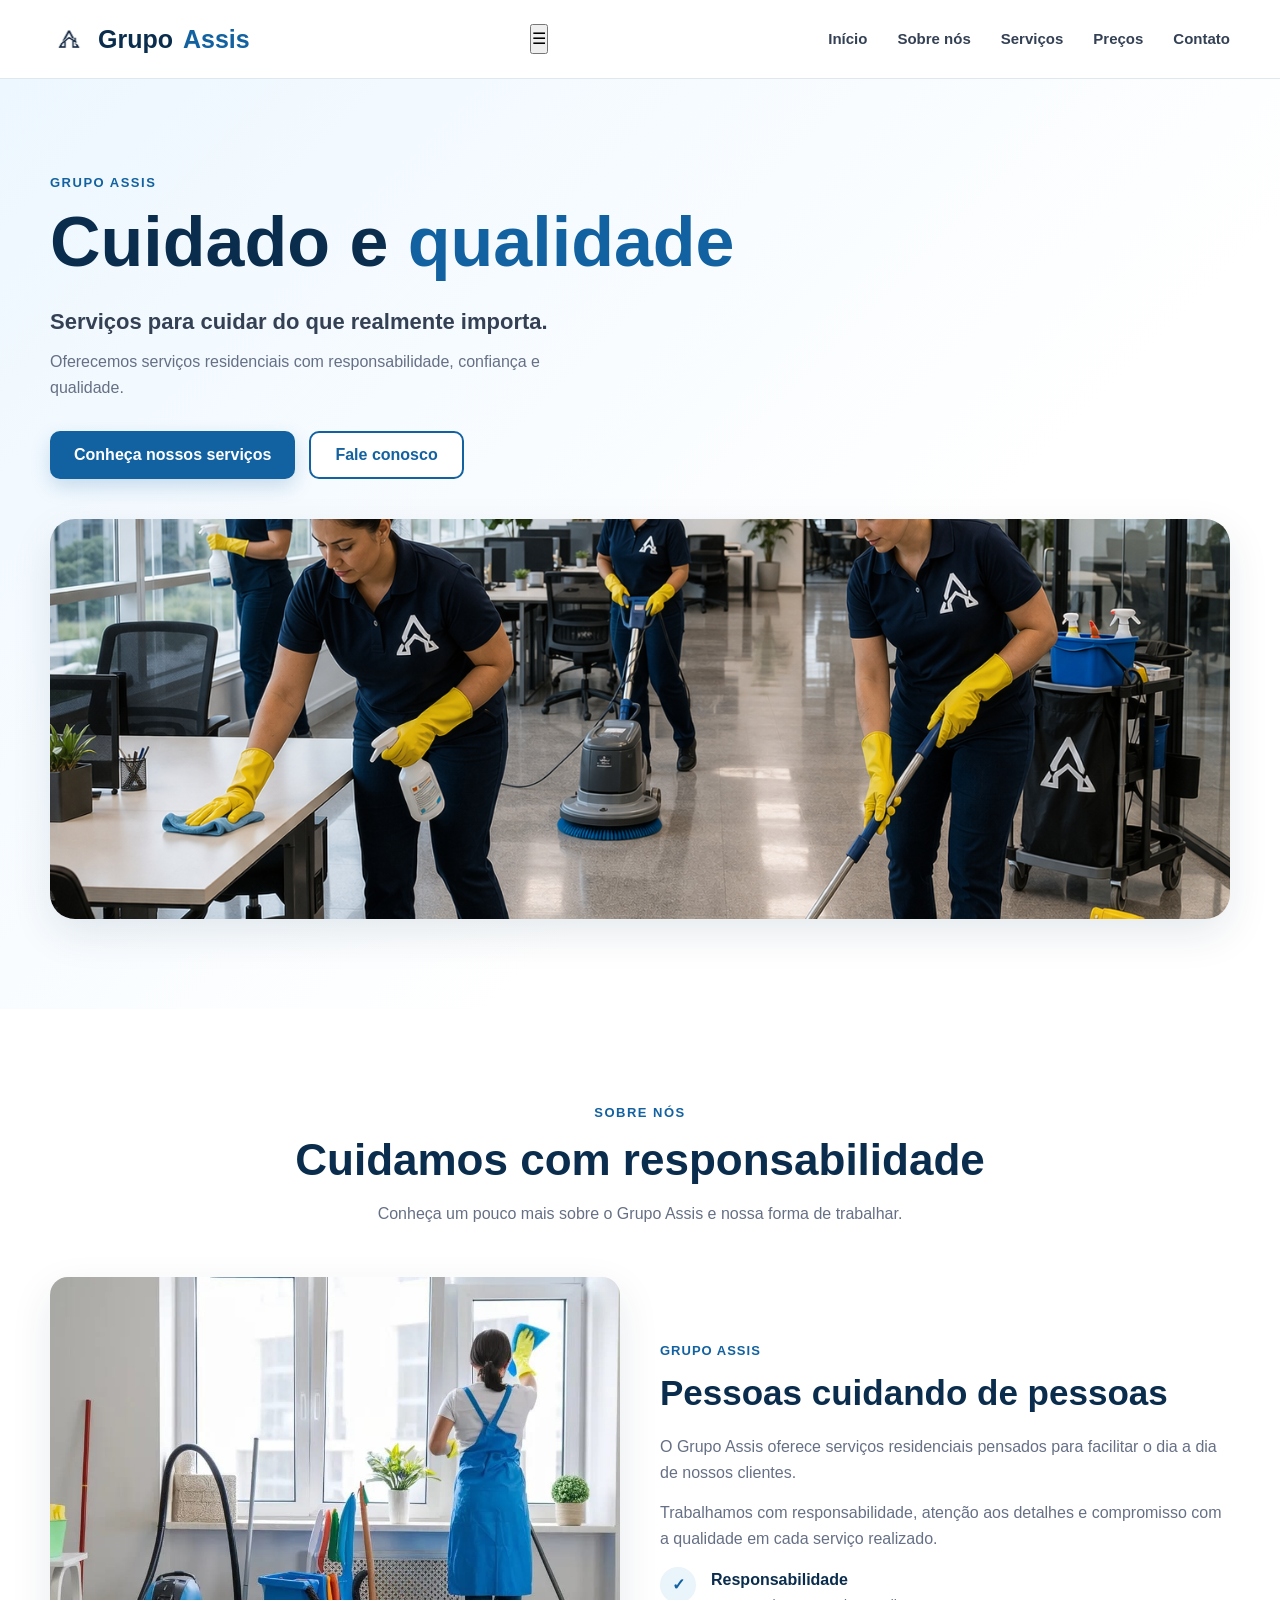
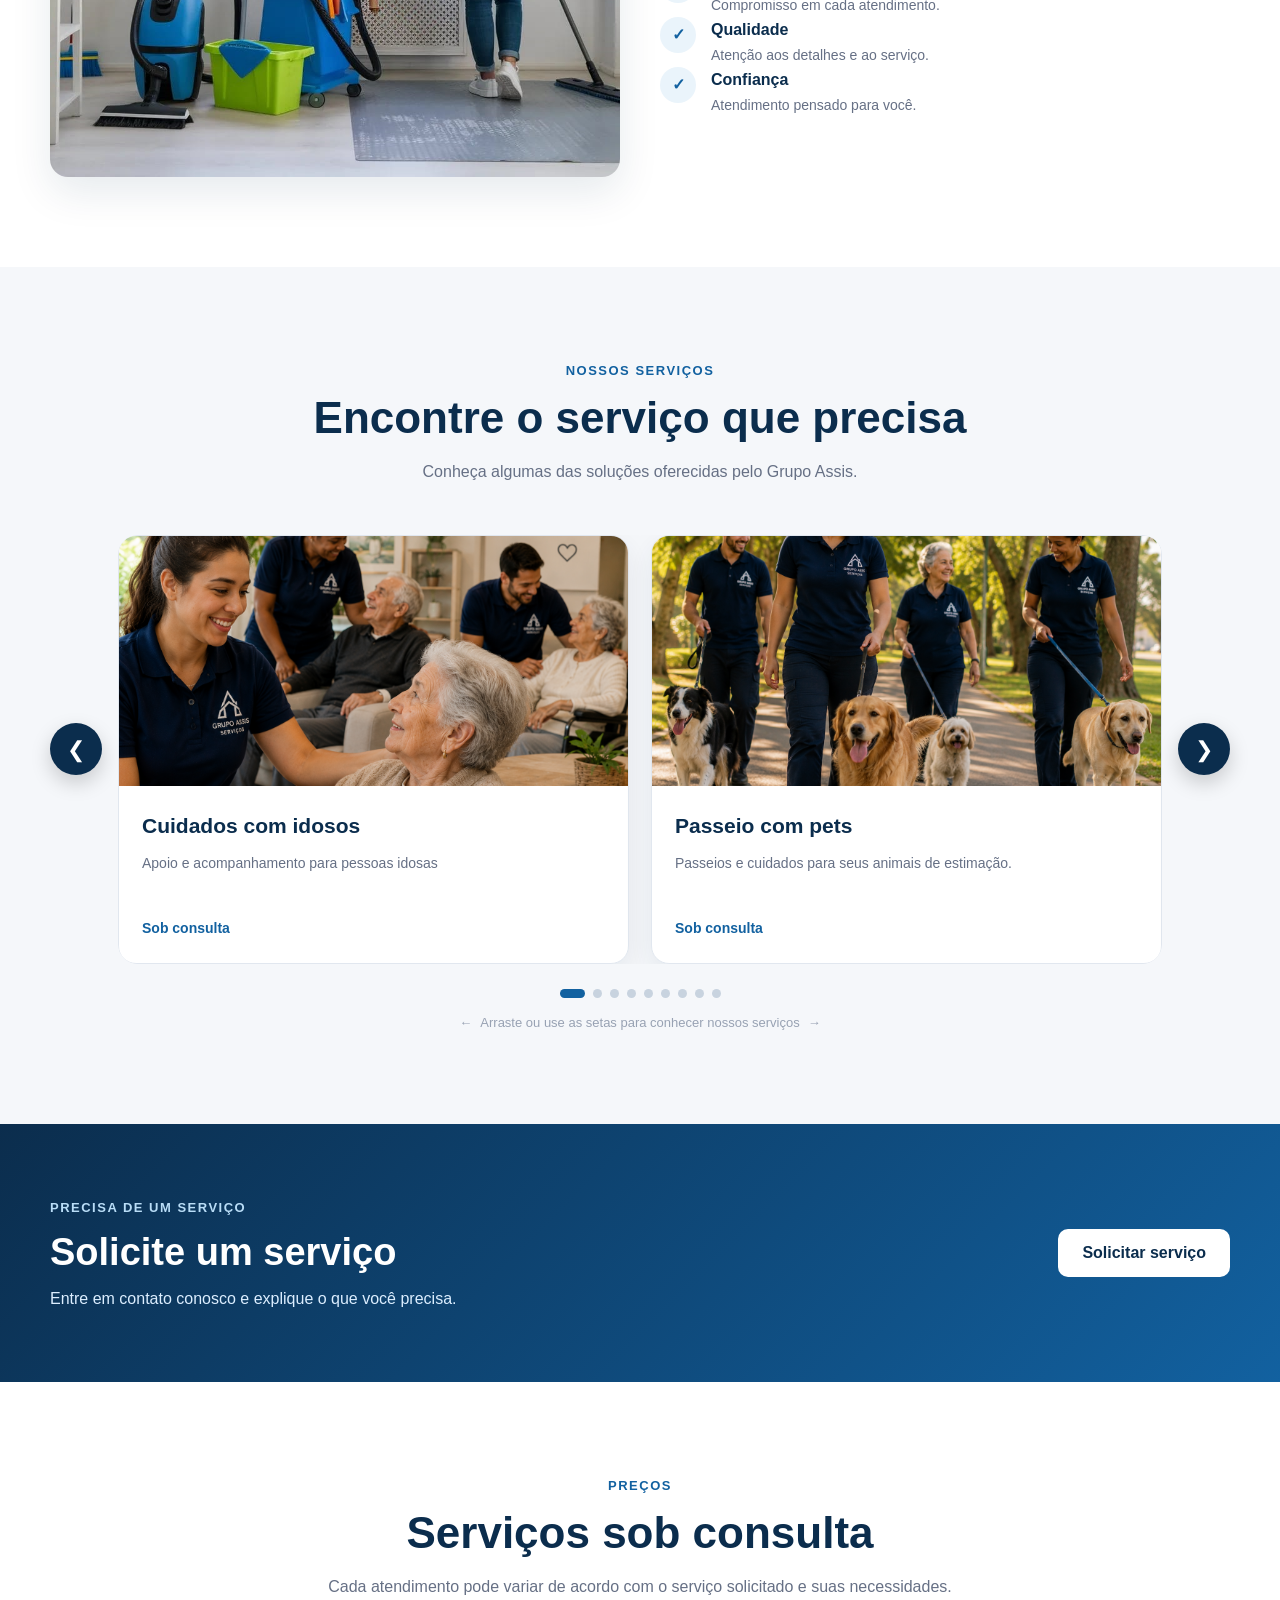
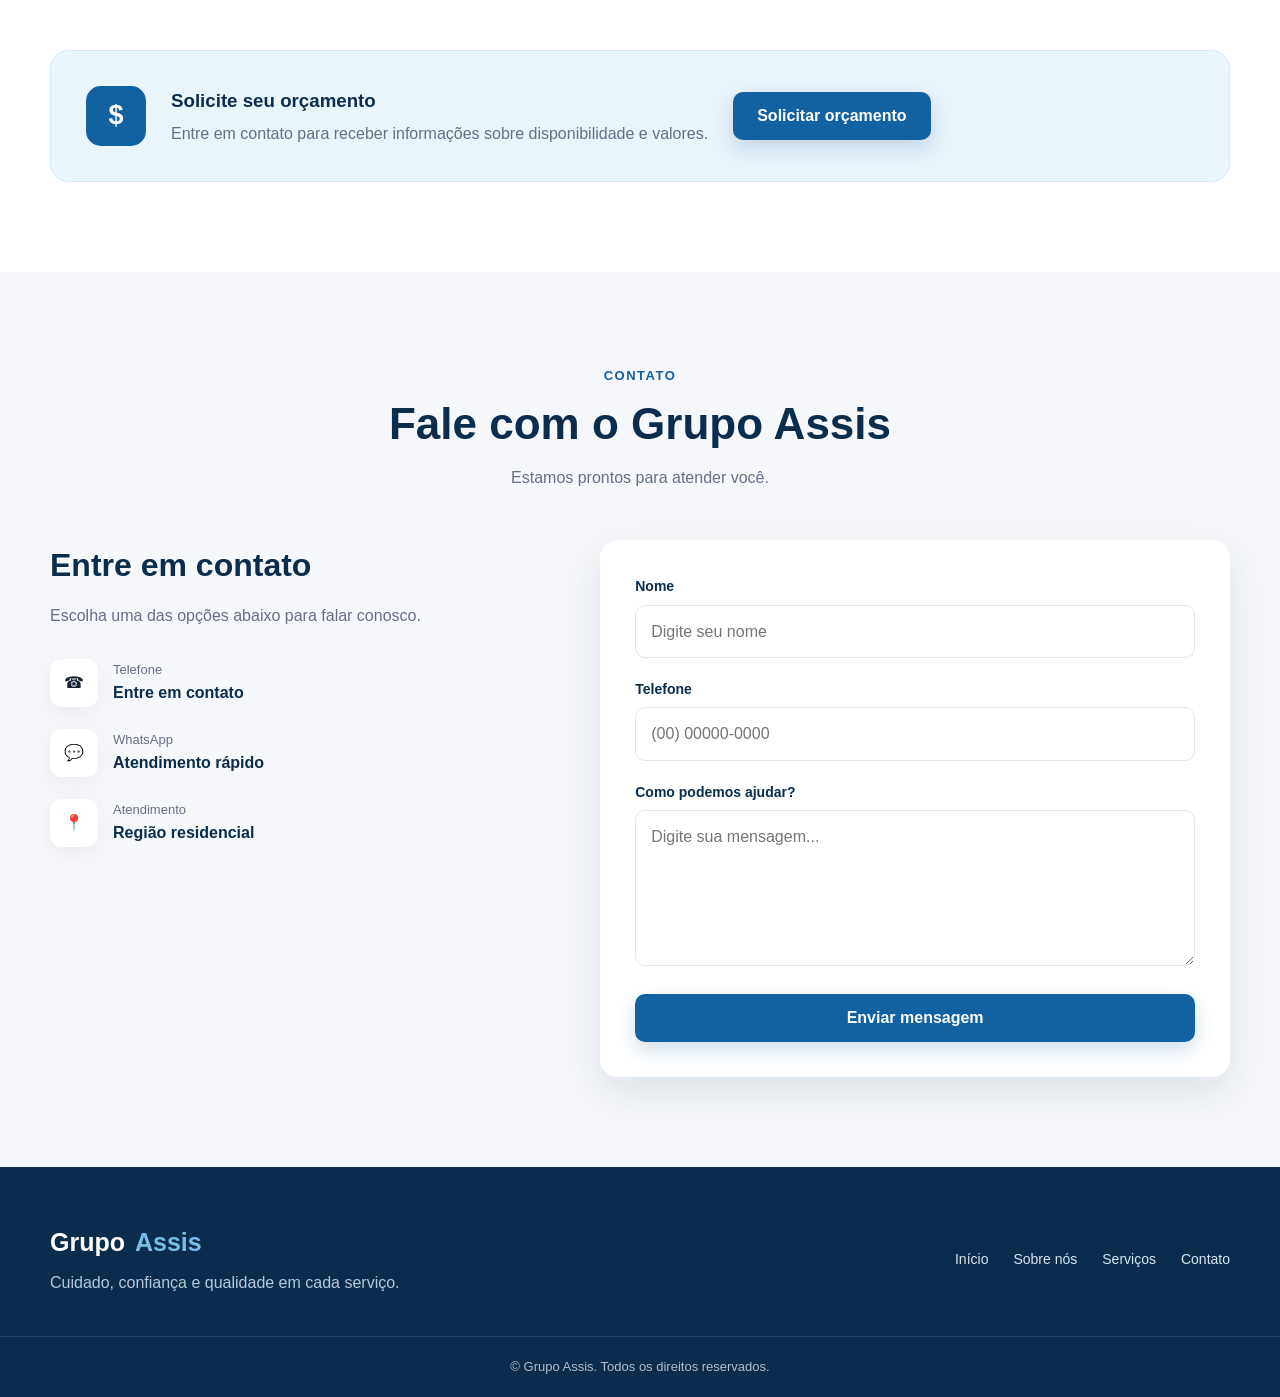
<file: index.html>
<!DOCTYPE html>
<html lang="pt-BR">

<head>
    <meta charset="UTF-8">

    <meta name="viewport" content="width=device-width, initial-scale=1.0">

    <meta name="description"
        content="Grupo Assis - Serviços residenciais com responsabilidade, confiança e qualidade.">

    <title>Grupo Assis | Serviços Residenciais</title>

    <link rel="icon" type="image/png" href="/logo.png">

    <link rel="stylesheet" href="style.css">
</head>

<body>

    <!-- ==========================================
         CABEÇALHO
    =========================================== -->

    <header class="header">

        <div class="container header-content">

            <a href="#inicio" class="logo">

                <img src="/logo.png" alt="Logo Grupo Assis">

                Grupo <span>Assis</span>

            </a>

            <button
                class="menu-btn"
                type="button"
                aria-label="Abrir menu"
                aria-expanded="false">
                ☰
            </button>

            <nav class="nav">

                <a href="#inicio">Início</a>

                <a href="#sobre">Sobre nós</a>

                <a href="#servicos">Serviços</a>

                <a href="#precos">Preços</a>

                <a href="#contato">Contato</a>

            </nav>

        </div>

    </header>


    <!-- ==========================================
         CONTEÚDO PRINCIPAL
    =========================================== -->

    <main>


        <!-- ==========================================
             HERO
        =========================================== -->

        <section class="hero" id="inicio">

            <div class="container hero-content">

                <div class="hero-text">

                    <span class="section-tag">
                        GRUPO ASSIS
                    </span>

                    <h1>
                        Cuidado e <span>qualidade</span>
                    </h1>

                    <p>
                        Serviços para cuidar do que realmente importa.
                    </p>

                    <p class="hero-description">
                        Oferecemos serviços residenciais com responsabilidade,
                        confiança e qualidade.
                    </p>

                    <div class="hero-buttons">

                        <a href="#servicos" class="btn btn-primary">
                            Conheça nossos serviços
                        </a>

                        <!-- WhatsApp -->
                        <a
                            href="https://wa.me/5511983184154"
                            target="_blank"
                            rel="noopener noreferrer"
                            class="btn btn-outline">
                            Fale conosco
                        </a>

                    </div>

                </div>


                <div class="hero-image">

                    <img
                        src="/imagens/imagem1.png"
                        alt="Profissional realizando serviço residencial">

                </div>

            </div>

        </section>


        <!-- ==========================================
             SOBRE NÓS
        =========================================== -->

        <section class="section about" id="sobre">

            <div class="container">

                <div class="section-title">

                    <span class="section-tag">
                        SOBRE NÓS
                    </span>

                    <h2>
                        Cuidamos com responsabilidade
                    </h2>

                    <p>
                        Conheça um pouco mais sobre o Grupo Assis e nossa forma de trabalhar.
                    </p>

                </div>


                <div class="about-grid">


                    <div class="about-image">

                        <img
                            src="/imagens/imagem2.png"
                            alt="Equipe trabalhando">

                    </div>


                    <div class="about-text">

                        <span class="small-title">
                            GRUPO ASSIS
                        </span>

                        <h3>
                            Pessoas cuidando de pessoas
                        </h3>

                        <p>
                            O Grupo Assis oferece serviços residenciais pensados
                            para facilitar o dia a dia de nossos clientes.
                        </p>

                        <p>
                            Trabalhamos com responsabilidade, atenção aos detalhes
                            e compromisso com a qualidade em cada serviço realizado.
                        </p>


                        <div class="features">


                            <div class="feature">

                                <div class="feature-icon">
                                    <span>✓</span>
                                </div>

                                <div>

                                    <h4>
                                        Responsabilidade
                                    </h4>

                                    <p>
                                        Compromisso em cada atendimento.
                                    </p>

                                </div>

                            </div>


                            <div class="feature">

                                <div class="feature-icon">
                                    <span>✓</span>
                                </div>

                                <div>

                                    <h4>
                                        Qualidade
                                    </h4>

                                    <p>
                                        Atenção aos detalhes e ao serviço.
                                    </p>

                                </div>

                            </div>


                            <div class="feature">

                                <div class="feature-icon">
                                    <span>✓</span>
                                </div>

                                <div>

                                    <h4>
                                        Confiança
                                    </h4>

                                    <p>
                                        Atendimento pensado para você.
                                    </p>

                                </div>

                            </div>


                        </div>

                    </div>

                </div>

            </div>

        </section>


        <!-- ==========================================
             SERVIÇOS
        =========================================== -->

        <section class="section services" id="servicos">

            <div class="container">

                <div class="section-title">

                    <span class="section-tag">
                        NOSSOS SERVIÇOS
                    </span>

                    <h2>
                        Encontre o serviço que precisa
                    </h2>

                    <p>
                        Conheça algumas das soluções oferecidas pelo Grupo Assis.
                    </p>

                </div>


                <!-- CARROSSEL -->

                <div
                    class="carousel"
                    tabindex="0"
                    aria-label="Carrossel de serviços">


                    <button
                        class="carousel-btn prev"
                        type="button"
                        aria-label="Serviço anterior">
                        ❮
                    </button>


                    <div class="carousel-window">

                        <div class="carousel-track">


                            <!-- SERVIÇO 1 -->

                            <article class="servico-slide">

                                <img
                                    src="/imagens/idoso.png"
                                    alt="Cuidados com idosos">

                                <div class="servico-info">

                                    <h3>
                                        Cuidados com idosos
                                    </h3>

                                    <p>
                                        Apoio e acompanhamento para pessoas idosas
                                    </p>

                                    <strong>
                                        Sob consulta
                                    </strong>

                                </div>

                            </article>


                            <!-- SERVIÇO 2 -->

                            <article class="servico-slide">

                                <img
                                    src="/imagens/dog.png"
                                    alt="Passeio com pets">

                                <div class="servico-info">

                                    <h3>
                                        Passeio com pets
                                    </h3>

                                    <p>
                                        Passeios e cuidados para seus animais de estimação.
                                    </p>

                                    <strong>
                                        Sob consulta
                                    </strong>

                                </div>

                            </article>


                            <!-- SERVIÇO 3 -->

                            <article class="servico-slide">

                                <img
                                    src="/imagens/residencial.png"
                                    alt="Limpeza residencial">

                                <div class="servico-info">

                                    <h3>
                                        Limpeza residencial
                                    </h3>

                                    <p>
                                        Limpeza e organização para sua residência.
                                    </p>

                                    <strong>
                                        Sob consulta
                                    </strong>

                                </div>

                            </article>


                            <!-- SERVIÇO 4 -->

                            <article class="servico-slide">

                                <img
                                    src="/imagens/profissional.png"
                                    alt="Limpeza profissional">

                                <div class="servico-info">

                                    <h3>
                                        Limpeza profissional
                                    </h3>

                                    <p>
                                        Serviços de limpeza pesada para diversos ambientes.
                                    </p>

                                    <strong>
                                        Sob consulta
                                    </strong>

                                </div>

                            </article>


                            <!-- SERVIÇO 5 -->

                            <article class="servico-slide">

                                <img
                                    src="/imagens/infantil.png"
                                    alt="Cuidados infantis">

                                <div class="servico-info">

                                    <h3>
                                        Cuidados infantis
                                    </h3>

                                    <p>
                                        Acompanhamento, cuidados de bebês e crianças de 0 a 10 anos.
                                    </p>

                                    <strong>
                                        Sob consulta
                                    </strong>

                                </div>

                            </article>


                            <!-- SERVIÇO 6 -->

                            <article class="servico-slide">

                                <img
                                    src="/imagens/montagem.png"
                                    alt="Pequenos reparos">

                                <div class="servico-info">

                                    <h3>
                                        Pequenos reparos
                                    </h3>

                                    <p>
                                        Montagem de móveis pequenos e pequenos reparos domiciliares.
                                    </p>

                                    <strong>
                                        Sob consulta
                                    </strong>

                                </div>

                            </article>


                            <!-- SERVIÇO 7 -->

                            <article class="servico-slide">

                                <img
                                    src="/imagens/jardinagem.png"
                                    alt="Jardinagem">

                                <div class="servico-info">

                                    <h3>
                                        Jardinagem
                                    </h3>

                                    <p>
                                        Cuidados e manutenção de jardins.
                                    </p>

                                    <strong>
                                        Sob consulta
                                    </strong>

                                </div>

                            </article>


                            <!-- SERVIÇO 8 -->

                            <article class="servico-slide">

                                <img
                                    src="/imagens/organizer.png"
                                    alt="Organização de ambientes">

                                <div class="servico-info">

                                    <h3>
                                        Organização de ambientes
                                    </h3>

                                    <p>
                                        Organização prática e funcional para sua casa.
                                    </p>

                                    <strong>
                                        Sob consulta
                                    </strong>

                                </div>

                            </article>


                            <!-- SERVIÇO 9 -->

                            <article class="servico-slide">

                                <img
                                    src="/imagens/cozinha.png"
                                    alt="Limpeza de cozinha">

                                <div class="servico-info">

                                    <h3>
                                        Limpeza de cozinha
                                    </h3>

                                    <p>
                                        Limpeza cuidadosa de cozinhas e áreas de alimentação.
                                    </p>

                                    <strong>
                                        Sob consulta
                                    </strong>

                                </div>

                            </article>


                            <!-- SERVIÇO 10 -->

                            <article class="servico-slide">

                                <img
                                    src="/imagens/passadoria.png"
                                    alt="Passadoria">

                                <div class="servico-info">

                                    <h3>
                                        Passadoria
                                    </h3>

                                    <p>
                                        Roupas bem cuidadas, passadas e organizadas com atenção.
                                    </p>

                                    <strong>
                                        Sob consulta
                                    </strong>

                                </div>

                            </article>


                            <!-- SERVIÇO 11 -->

                            <article class="servico-slide">

                                <img
                                    src="/imagens/obra.png"
                                    alt="Limpeza pós-obra">

                                <div class="servico-info">

                                    <h3>
                                        Limpeza pós-obra
                                    </h3>

                                    <p>
                                        Limpeza completa após reformas e obras residenciais.
                                    </p>

                                    <strong>
                                        Sob consulta
                                    </strong>

                                </div>

                            </article>


                        </div>

                    </div>


                    <button
                        class="carousel-btn next"
                        type="button"
                        aria-label="Próximo serviço">
                        ❯
                    </button>

                </div>


                <div
                    class="carousel-dots"
                    aria-label="Navegação dos serviços">
                </div>


                <div class="carousel-hint">

                    <span>←</span>

                    Arraste ou use as setas para conhecer nossos serviços

                    <span>→</span>

                </div>


            </div>

        </section>


        <!-- ==========================================
             SOLICITAR SERVIÇO
        =========================================== -->

        <section class="request-section">

            <div class="container request-content">

                <div>

                    <span class="section-tag">
                        PRECISA DE UM SERVIÇO
                    </span>

                    <h2>
                        Solicite um serviço
                    </h2>

                    <p>
                        Entre em contato conosco e explique o que você precisa.
                    </p>

                </div>


                <a href="#contato" class="btn btn-white">
                    Solicitar serviço
                </a>

            </div>

        </section>


        <!-- ==========================================
             PREÇOS
        =========================================== -->

        <section class="section prices" id="precos">

            <div class="container">

                <div class="section-title">

                    <span class="section-tag">
                        PREÇOS
                    </span>

                    <h2>
                        Serviços sob consulta
                    </h2>

                    <p>
                        Cada atendimento pode variar de acordo com o serviço
                        solicitado e suas necessidades.
                    </p>

                </div>


                <div class="price-box">

                    <div class="price-icon">
                        $
                    </div>

                    <div>

                        <h3>
                            Solicite seu orçamento
                        </h3>

                        <p>
                            Entre em contato para receber informações sobre
                            disponibilidade e valores.
                        </p>

                    </div>


                    <a href="#contato" class="btn btn-primary">
                        Solicitar orçamento
                    </a>

                </div>

            </div>

        </section>


        <!-- ==========================================
             CONTATO
        =========================================== -->

        <section class="section contact" id="contato">

            <div class="container">

                <div class="section-title">

                    <span class="section-tag">
                        CONTATO
                    </span>

                    <h2>
                        Fale com o Grupo Assis
                    </h2>

                    <p>
                        Estamos prontos para atender você.
                    </p>

                </div>


                <div class="contact-grid">


                    <!-- INFORMAÇÕES DE CONTATO -->

                    <div class="contact-info">

                        <h3>
                            Entre em contato
                        </h3>

                        <p>
                            Escolha uma das opções abaixo para falar conosco.
                        </p>


                        <!-- TELEFONE -->

                        <div class="contact-item">

                            <div class="contact-icon">
                                ☎
                            </div>

                            <div>

                                <span>
                                    Telefone
                                </span>

                                <strong>
                                    Entre em contato
                                </strong>

                            </div>

                        </div>


                        <!-- WHATSAPP -->

                        <a
                            href="https://wa.me/5511983184154"
                            target="_blank"
                            rel="noopener noreferrer"
                            class="contact-item">

                            <div class="contact-icon">
                                💬
                            </div>

                            <div>

                                <span>
                                    WhatsApp
                                </span>

                                <strong>
                                    Atendimento rápido
                                </strong>

                            </div>

                        </a>


                        <!-- LOCALIZAÇÃO -->

                        <div class="contact-item">

                            <div class="contact-icon">
                                📍
                            </div>

                            <div>

                                <span>
                                    Atendimento
                                </span>

                                <strong>
                                    Região residencial
                                </strong>

                            </div>

                        </div>


                    </div>


                    <!-- ==========================================
                         FORMULÁRIO
                    =========================================== -->

                    <form
                        class="contact-form"
                        id="contactForm">


                        <div class="form-group">

                            <label for="nome">
                                Nome
                            </label>

                            <input
                                type="text"
                                id="nome"
                                name="nome"
                                placeholder="Digite seu nome"
                                required>

                        </div>


                        <div class="form-group">

                            <label for="telefone">
                                Telefone
                            </label>

                            <input
                                type="tel"
                                id="telefone"
                                name="telefone"
                                placeholder="(00) 00000-0000"
                                required>

                        </div>


                        <div class="form-group">

                            <label for="mensagem">
                                Como podemos ajudar?
                            </label>

                            <textarea
                                id="mensagem"
                                name="mensagem"
                                rows="5"
                                placeholder="Digite sua mensagem..."
                                required></textarea>

                        </div>


                        <button
                            type="submit"
                            class="btn btn-primary form-button">

                            Enviar mensagem

                        </button>


                    </form>


                </div>

            </div>

        </section>


    </main>


    <!-- ==========================================
         RODAPÉ
    =========================================== -->

    <footer class="footer">

        <div class="container footer-content">


            <div>

                <a
                    href="#inicio"
                    class="logo footer-logo">

                    Grupo <span>Assis</span>

                </a>

                <p>
                    Cuidado, confiança e qualidade em cada serviço.
                </p>

            </div>


            <div class="footer-links">

                <a href="#inicio">
                    Início
                </a>

                <a href="#sobre">
                    Sobre nós
                </a>

                <a href="#servicos">
                    Serviços
                </a>

                <a href="#contato">
                    Contato
                </a>

            </div>


        </div>


        <div class="footer-bottom">

            <p>
                © <span id="currentYear"></span>
                Grupo Assis. Todos os direitos reservados.
            </p>

        </div>

    </footer>


    <!-- JAVASCRIPT -->

    <script src="script.js"></script>

</body>

</html>
</file>
<file: style.css>
/* =========================================
   RESET
========================================= */
.logo {
    display: flex;
    align-items: center;
    gap: 10px;
    text-decoration: none;
}

.logo img {
    width: 45px;
    height: 45px;
    object-fit: contain;
}

.logo span {
   font-size: 1.4rem;
   font-weight: 700;
}

* {
    margin: 0;
    padding: 0;
    box-sizing: border-box;
}

html {
    scroll-behavior: smooth;
}

body {
    font-family: Arial, Helvetica, sans-serif;
    background: #ffffff;
    color: #172033;
    line-height: 1.6;
    overflow-x: hidden;
}

img {
    display: block;
    width: 100%;
}

a {
    color: inherit;
    text-decoration: none;
}

button,
input,
textarea {
    font: inherit;
}

button {
    cursor: pointer;
}


/* =========================================
   VARIÁVEIS
========================================= */

:root {
    --blue-dark: #0b2d4d;
    --blue: #1261a0;
    --blue-light: #eaf4fb;
    --blue-medium: #2f80b7;

    --white: #ffffff;
    --black: #172033;
    --gray: #667085;
    --gray-light: #f5f7fa;
    --border: #e1e7ef;

    --shadow:
        0 15px 40px rgba(11, 45, 77, 0.10);

    --radius: 18px;
}


/* =========================================
   CONTAINER
========================================= */

.container {
    width: min(1180px, calc(100% - 40px));
    margin: 0 auto;
}


/* =========================================
   HEADER
========================================= */

.header {
    position: sticky;
    top: 0;
    z-index: 1000;

    background: rgba(255, 255, 255, 0.97);

    border-bottom: 1px solid var(--border);
}

.header-content {
    min-height: 78px;

    display: flex;
    align-items: center;
    justify-content: space-between;
    gap: 30px;
}

.logo {
    font-size: 25px;
    font-weight: 800;
    color: var(--blue-dark);
}

.logo span {
    color: var(--blue);
}

.nav {
    display: flex;
    align-items: center;
    gap: 30px;
}

.nav a {
    font-size: 15px;
    font-weight: 600;
    color: #344054;

    transition: 0.3s ease;
}

.nav a:hover {
    color: var(--blue);
}

.menu-toggle {
    display: none;

    border: none;
    background: transparent;

    font-size: 28px;
    color: var(--blue-dark);
}


/* =========================================
   HERO
========================================= */

.hero {
    background:
        linear-gradient(
            135deg,
            #edf7ff 0%,
            #ffffff 65%
        );

    padding: 90px 0;
}

.hero-content {
    display: grid;
    grid-template-columns: 1fr 1fr;
    align-items: center;
    gap: 60px;
}

.hero-text {
    max-width: 600px;
}

.section-tag {
    display: inline-block;

    color: var(--blue);
    font-size: 13px;
    font-weight: 800;
    letter-spacing: 1.5px;

    margin-bottom: 12px;
}

.hero h1 {
    font-size: clamp(42px, 6vw, 70px);
    line-height: 1.05;

    color: var(--blue-dark);

    margin-bottom: 25px;
}

.hero h1 span {
    color: var(--blue);
}

.hero p {
    font-size: 22px;
    font-weight: 600;

    color: #344054;

    margin-bottom: 10px;
}

.hero .hero-description {
    font-size: 16px;
    font-weight: 400;

    color: var(--gray);

    max-width: 530px;

    margin-bottom: 30px;
}

.hero-buttons {
    display: flex;
    flex-wrap: wrap;
    gap: 14px;
}

.btn {
    display: inline-flex;

    align-items: center;
    justify-content: center;

    min-height: 48px;

    padding: 0 24px;

    border-radius: 10px;

    font-weight: 700;

    transition:
        transform 0.25s ease,
        box-shadow 0.25s ease,
        background 0.25s ease;
}

.btn:hover {
    transform: translateY(-2px);
}

.btn-primary {
    background: var(--blue);
    color: white;

    box-shadow:
        0 8px 20px rgba(18, 97, 160, 0.20);
}

.btn-primary:hover {
    background: var(--blue-dark);
}

.btn-outline {
    border: 2px solid var(--blue);
    color: var(--blue);
    background: white;
}

.btn-outline:hover {
    background: var(--blue-light);
}

.btn-white {
    background: white;
    color: var(--blue-dark);
}

.hero-image {
    border-radius: 25px;
    overflow: hidden;
    box-shadow: var(--shadow);
}

.hero-image img {
    height: 500px;
    object-fit: cover;
}


/* =========================================
   SEÇÕES
========================================= */

.section {
    padding: 90px 0;
}

.section-title {
    max-width: 720px;
    margin: 0 auto 50px;

    text-align: center;
}

.section-title h2 {
    color: var(--blue-dark);

    font-size: clamp(30px, 4vw, 44px);

    line-height: 1.15;

    margin-bottom: 15px;
}

.section-title p {
    color: var(--gray);
}


/* =========================================
   SOBRE
========================================= */

.about {
    background: white;
}

.about-grid {
    display: grid;
    grid-template-columns: 1fr 1fr;

    align-items: center;

    gap: 70px;
}

.about-image {
    overflow: hidden;
    border-radius: var(--radius);
    box-shadow: var(--shadow);
}

.about-image img {
    height: 500px;
    object-fit: cover;
}

.small-title {
    color: var(--blue);

    font-size: 13px;
    font-weight: 800;

    letter-spacing: 1px;
}

.about-text h3 {
    font-size: 35px;
    line-height: 1.2;

    color: var(--blue-dark);

    margin: 10px 0 20px;
}

.about-text > p {
    color: var(--gray);

    margin-bottom: 15px;
}

.about-features {
    display: grid;
    gap: 18px;

    margin-top: 30px;
}

.feature {
    display: flex;
    gap: 15px;

    align-items: flex-start;
}

.feature-icon {
    width: 36px;
    height: 36px;

    flex-shrink: 0;

    display: flex;
    align-items: center;
    justify-content: center;

    border-radius: 50%;

    background: var(--blue-light);
    color: var(--blue);

    font-weight: 900;
}

.feature h4 {
    color: var(--blue-dark);

    margin-bottom: 2px;
}

.feature p {
    color: var(--gray);
    font-size: 14px;
}


/* =========================================
   SERVIÇOS
========================================= */

.services {
    background: var(--gray-light);
}


/* CARROSSEL */

.carousel {
    position: relative;

    width: 100%;

    display: flex;
    align-items: center;
}


/* JANELA DO CARROSSEL */

.carousel-window {
    width: 100%;

    overflow: hidden;

    margin: 0 68px;

    border-radius: 20px;
}


/* TRACK */

.carousel-track {
    display: flex;

    gap: 22px;

    transition:
        transform 0.45s cubic-bezier(
            0.25,
            0.8,
            0.25,
            1
        );

    will-change: transform;
}


/* CARD */

.servico-slide {
    flex: 0 0 calc(
        (100% - 44px) / 3
    );

    min-width: 0;

    background: white;

    border-radius: var(--radius);

    overflow: hidden;

    box-shadow:
        0 10px 30px rgba(
            11,
            45,
            77,
            0.08
        );

    border: 1px solid var(--border);

    transition:
        transform 0.3s ease,
        box-shadow 0.3s ease;
}

.servico-slide:hover {
    transform: translateY(-5px);

    box-shadow:
        0 18px 40px rgba(
            11,
            45,
            77,
            0.13
        );
}


/* IMAGEM DO CARD */

.servico-slide img {
    width: 100%;
    height: 250px;

    object-fit: cover;
}


/* INFORMAÇÕES */

.servico-info {
    padding: 23px;
}

.servico-info h3 {
    color: var(--blue-dark);

    font-size: 21px;

    margin-bottom: 9px;
}

.servico-info p {
    color: var(--gray);

    font-size: 14px;

    min-height: 48px;

    margin-bottom: 15px;
}

.servico-info strong {
    color: var(--blue);

    font-size: 14px;
}


/* =========================================
   SETAS
========================================= */

.carousel-btn {
    position: absolute;

    top: 50%;

    transform: translateY(-50%);

    z-index: 20;

    width: 52px;
    height: 52px;

    display: flex;

    align-items: center;
    justify-content: center;

    border: none;

    border-radius: 50%;

    background: var(--blue-dark);

    color: white;

    font-size: 22px;

    box-shadow:
        0 8px 20px rgba(
            0,
            0,
            0,
            0.18
        );

    transition:
        background 0.25s ease,
        transform 0.25s ease,
        opacity 0.25s ease;
}

.carousel-btn:hover:not(:disabled) {
    background: var(--blue);

    transform:
        translateY(-50%)
        scale(1.05);
}

.carousel-btn:disabled {
    opacity: 0.35;

    cursor: not-allowed;
}

.carousel-btn.prev {
    left: 0;
}

.carousel-btn.next {
    right: 0;
}


/* =========================================
   BOLINHAS
========================================= */

.carousel-dots {
    display: flex;

    justify-content: center;
    align-items: center;

    gap: 8px;

    margin-top: 25px;
}

.carousel-dot {
    width: 9px;
    height: 9px;

    padding: 0;

    border: none;

    border-radius: 50%;

    background: #c8d3df;

    transition:
        width 0.25s ease,
        background 0.25s ease;
}

.carousel-dot.active {
    width: 25px;

    border-radius: 10px;

    background: var(--blue);
}

.carousel-hint {
    display: flex;

    align-items: center;
    justify-content: center;

    gap: 8px;

    margin-top: 15px;

    color: #98a2b3;

    font-size: 13px;
}


/* =========================================
   SOLICITAÇÃO
========================================= */

.request-section {
    padding: 70px 0;

    background:
        linear-gradient(
            135deg,
            var(--blue-dark),
            var(--blue)
        );

    color: white;
}

.request-content {
    display: flex;

    align-items: center;
    justify-content: space-between;

    gap: 30px;
}

.request-content .section-tag {
    color: #b9ddf7;
}

.request-content h2 {
    font-size: 38px;

    line-height: 1.2;

    margin-bottom: 10px;
}

.request-content p {
    color: #dceeff;
}


/* =========================================
   PREÇOS
========================================= */

.prices {
    background: white;
}

.price-box {
    display: flex;

    align-items: center;

    gap: 25px;

    padding: 35px;

    background: var(--blue-light);

    border: 1px solid #d8eaf7;

    border-radius: var(--radius);
}

.price-icon {
    width: 60px;
    height: 60px;

    flex-shrink: 0;

    display: flex;
    align-items: center;
    justify-content: center;

    border-radius: 15px;

    background: var(--blue);

    color: white;

    font-size: 27px;
    font-weight: 800;
}

.price-box h3 {
    color: var(--blue-dark);

    margin-bottom: 5px;
}

.price-box p {
    color: var(--gray);
}


/* =========================================
   CONTATO
========================================= */

.contact {
    background: var(--gray-light);
}

.contact-grid {
    display: grid;

    grid-template-columns: 0.9fr 1.1fr;

    gap: 60px;
}

.contact-info h3 {
    font-size: 32px;

    color: var(--blue-dark);

    margin-bottom: 12px;
}

.contact-info > p {
    color: var(--gray);

    margin-bottom: 30px;
}

.contact-item {
    display: flex;

    align-items: center;

    gap: 15px;

    margin-bottom: 22px;
}

.contact-icon {
    width: 48px;
    height: 48px;

    flex-shrink: 0;

    display: flex;
    align-items: center;
    justify-content: center;

    border-radius: 12px;

    background: white;

    box-shadow: 0 5px 20px rgba(0, 0, 0, 0.05);
}

.contact-item span {
    display: block;

    color: var(--gray);

    font-size: 13px;
}

.contact-item strong {
    color: var(--blue-dark);
}


/* FORM */

.contact-form {
    padding: 35px;

    background: white;

    border-radius: var(--radius);

    box-shadow: var(--shadow);
}

.form-group {
    margin-bottom: 20px;
}

.form-group label {
    display: block;

    color: var(--blue-dark);

    font-weight: 700;

    font-size: 14px;

    margin-bottom: 7px;
}

.form-group input,
.form-group textarea {
    width: 100%;

    border: 1px solid var(--border);

    border-radius: 10px;

    padding: 13px 15px;

    outline: none;

    color: var(--black);

    background: #fff;

    transition: border 0.25s ease;
}

.form-group textarea {
    resize: vertical;

    min-height: 130px;
}

.form-group input:focus,
.form-group textarea:focus {
    border-color: var(--blue);
}

.form-button {
    width: 100%;

    border: none;
}


/* =========================================
   FOOTER
========================================= */

.footer {
    background: var(--blue-dark);

    color: white;

    padding-top: 55px;
}

.footer-content {
    display: flex;

    align-items: center;
    justify-content: space-between;

    gap: 30px;

    padding-bottom: 40px;
}

.footer-logo {
    color: white;
}

.footer-logo span {
    color: #78bce9;
}

.footer-content p {
    color: #b7c7d8;

    margin-top: 8px;
}

.footer-links {
    display: flex;

    gap: 25px;

    flex-wrap: wrap;
}

.footer-links a {
    color: #d9e5ef;

    font-size: 14px;

    transition: 0.25s ease;
}

.footer-links a:hover {
    color: white;
}

.footer-bottom {
    padding: 20px;

    text-align: center;

    border-top: 1px solid rgba(
        255,
        255,
        255,
        0.1
    );
}

.footer-bottom p {
    color: #aebdca;

    font-size: 13px;
}


/* =========================================
   TABLET
========================================= */

@media (max-width: 1000px) {
    .menu-btn {
        display: block;
        background: none;
        border: none;
        font-size: 32px;
        cursor: pointer;
        color: #123b5d;
        z-index: 1001;
    }

    .nav {
        display: none;
    }

    .nav.active {
        display: flex;
        flex-direction: column;
        position: absolute;
        top: 100%;
        left: 0;
        width: 100%;
        background: white;
        padding: 20px;
        gap: 15px;
        box-shadow: 0 5px 15px rgba(0, 0, 0, 0.08);
        z-index: 1000;
    }

    .nav.active a {
        display: block;
        padding: 10px;
        text-decoration: none;
    }

}
    .hero-content {
        grid-template-columns: 1fr;

        gap: 40px;
    }
.logo img {
    width: 38px;
    height: 38px;
}

.logo span {
    font-size: 25px;
}
    .hero-text {
        max-width: 750px;
    }

    .hero-image img {
        height: 400px;
    }

    .about-grid {
        gap: 40px;
    }

    .servico-slide {
        flex-basis: calc(
            (100% - 22px) / 2
        );
    }

    .contact-grid {
        gap: 35px;
    }

}


/* =========================================
   MOBILE
========================================= */

@media (max-width: 700px) {

    .container {
        width: min(
            100% - 28px,
            1180px
        );
    }


    /* HEADER */

    .header-content {
        min-height: 70px;
    }

    .menu-toggle {
        display: block;
    }

    .nav {
        position: absolute;

        top: 70px;
        left: 0;
        right: 0;

        display: none;

        flex-direction: column;

        align-items: stretch;

        gap: 0;

        padding: 10px 20px 20px;

        background: white;

        border-bottom: 1px solid var(--border);

        box-shadow:
            0 10px 25px rgba(
                0,
                0,
                0,
                0.08
            );
    }

    .nav.active {
        display: flex;
    }

    .nav a {
        padding: 14px 0;

        border-bottom: 1px solid #eef1f5;
    }


    /* HERO */

    .hero {
        padding: 60px 0;
    }

    .hero h1 {
        font-size: 44px;
    }

    .hero p {
        font-size: 19px;
    }

    .hero-buttons {
        flex-direction: column;
    }

    .hero-buttons .btn {
        width: 100%;
    }

    .hero-image img {
        height: 300px;
    }


    /* SEÇÕES */

    .section {
        padding: 65px 0;
    }

    .section-title {
        margin-bottom: 35px;
    }


    /* SOBRE */

    .about-grid {
        grid-template-columns: 1fr;

        gap: 35px;
    }

    .about-image img {
        height: 320px;
    }

    .about-text h3 {
        font-size: 29px;
    }


    /* CARROSSEL */

    .carousel {
        width: 100%;

        padding: 0 5px;
    }

    .carousel-window {
        margin: 0 20px;

        border-radius: 18px;
    }

    .carousel-track {
        gap: 0;
    }

    .servico-slide {
        flex: 0 0 100%;

        border-radius: 18px;
    }

    .servico-slide img {
        height: 260px;
    }

    .servico-info {
        padding: 20px;
    }

    .servico-info h3 {
        font-size: 20px;
    }

    .servico-info p {
        min-height: auto;
    }


    /* SETAS */

    .carousel-btn {
        width: 44px;
        height: 44px;

        font-size: 18px;
    }

    .carousel-btn.prev {
        left: 0;
    }

    .carousel-btn.next {
        right: 0;
    }


    /* BOLINHAS */

    .carousel-dots {
        margin-top: 20px;
    }

    .carousel-hint {
        text-align: center;

        font-size: 11px;
    }


    /* SOLICITAÇÃO */

    .request-section {
        padding: 55px 0;
    }

    .request-content {
        flex-direction: column;

        align-items: flex-start;
    }

    .request-content h2 {
        font-size: 31px;
    }

    .request-content .btn {
        width: 100%;
    }


    /* PREÇOS */

    .price-box {
        flex-direction: column;

        align-items: flex-start;

        padding: 25px;
    }

    .price-box .btn {
        width: 100%;
    }


    /* CONTATO */

    .contact-grid {
        grid-template-columns: 1fr;

        gap: 35px;
    }

    .contact-form {
        padding: 25px 20px;
    }


    /* FOOTER */

    .footer-content {
        flex-direction: column;

        align-items: flex-start;
    }

    .footer-links {
        gap: 15px;
    }

}


/* =========================================
   CELULAR PEQUENO
========================================= */

@media (max-width: 400px) {

    .hero h1 {
        font-size: 38px;
    }

    .carousel-window {
        margin: 0 17px;
    }

    .carousel-btn {
        width: 40px;
        height: 40px;

        font-size: 16px;
    }

    .servico-slide img {
        height: 230px;
    }

   }
</file>
